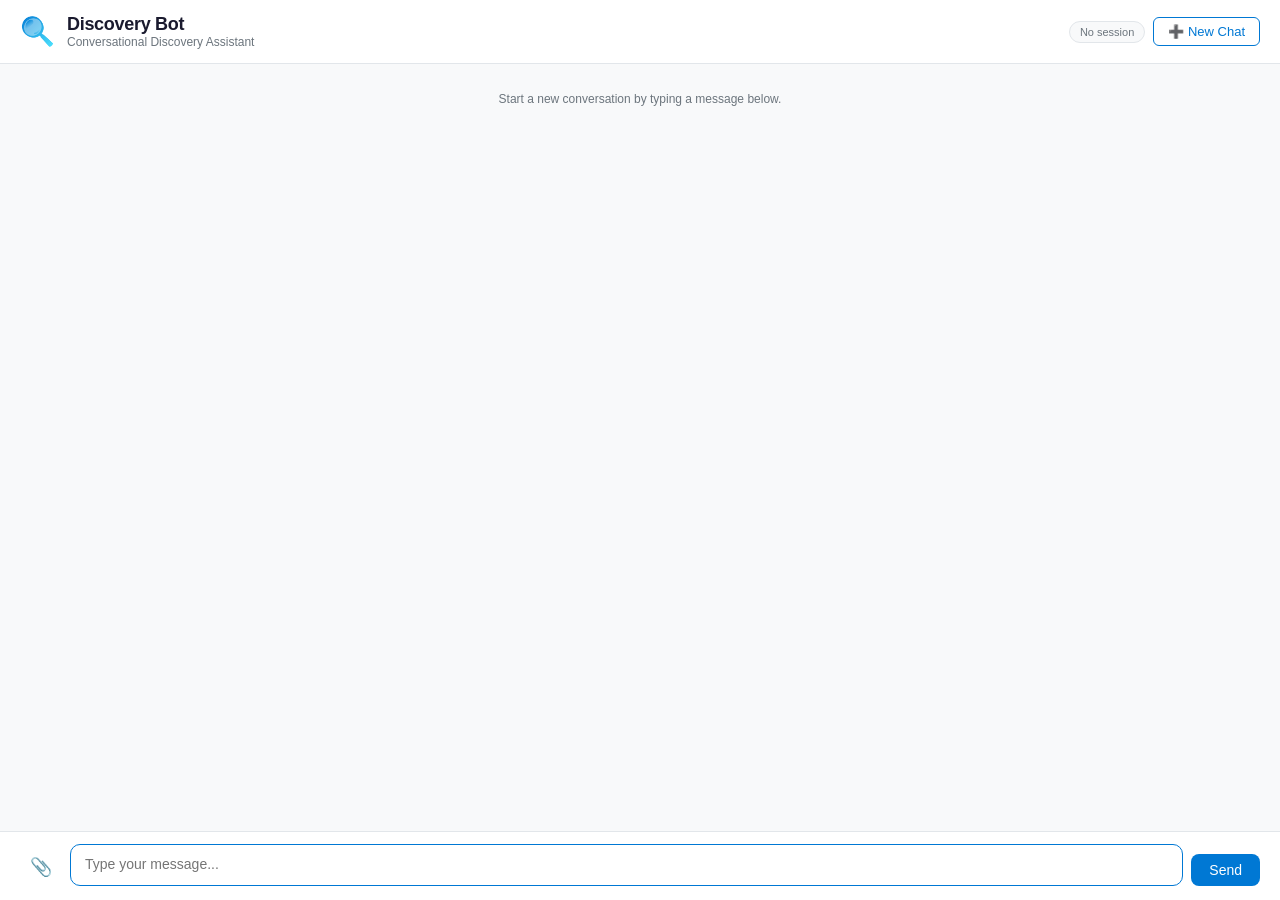
<file: web/index.html>
<!DOCTYPE html>
<html lang="en">
<head>
    <meta charset="UTF-8">
    <meta name="viewport" content="width=device-width, initial-scale=1.0">
    <title>Discovery Bot</title>
    <style>
        :root {
            --bg: #f8f9fa;
            --surface: #ffffff;
            --border: #e2e6ea;
            --text: #1a1a2e;
            --text-light: #6c757d;
            --accent: #0078d4;
            --accent-hover: #106ebe;
            --user-bubble: #0078d4;
            --user-text: #ffffff;
            --bot-bubble: #f0f2f5;
            --bot-text: #1a1a2e;
            --danger: #d13438;
            --success: #107c10;
        }

        * { margin: 0; padding: 0; box-sizing: border-box; }

        body {
            font-family: 'Segoe UI', -apple-system, BlinkMacSystemFont, sans-serif;
            background: var(--bg);
            color: var(--text);
            height: 100vh;
            display: flex;
            flex-direction: column;
        }

        /* ============================================================= */
        /* Header                                                         */
        /* ============================================================= */
        .header {
            background: var(--surface);
            border-bottom: 1px solid var(--border);
            padding: 14px 20px;
            display: flex;
            align-items: center;
            gap: 12px;
            flex-shrink: 0;
        }
        .header .icon {
            font-size: 28px;
            background: linear-gradient(135deg, #0078d4 0%, #50e6ff 100%);
            -webkit-background-clip: text;
            -webkit-text-fill-color: transparent;
        }
        .header h1 {
            font-size: 18px;
            font-weight: 600;
            letter-spacing: -0.3px;
        }
        .header .subtitle {
            font-size: 12px;
            color: var(--text-light);
        }
        .header-actions {
            margin-left: auto;
            display: flex;
            align-items: center;
            gap: 8px;
        }
        .session-indicator {
            font-size: 11px;
            color: var(--text-light);
            padding: 4px 10px;
            border-radius: 12px;
            background: var(--bg);
            border: 1px solid var(--border);
            white-space: nowrap;
        }
        .session-indicator.active {
            color: var(--success);
            border-color: #c8e6c9;
            background: #e8f5e9;
        }
        .btn-new-chat {
            display: flex;
            align-items: center;
            gap: 5px;
            padding: 6px 14px;
            font-size: 13px;
            font-weight: 500;
            color: var(--accent);
            background: transparent;
            border: 1px solid var(--accent);
            border-radius: 6px;
            cursor: pointer;
            transition: all 0.15s ease;
        }
        .btn-new-chat:hover {
            background: var(--accent);
            color: #fff;
        }

        /* ============================================================= */
        /* Chat area                                                      */
        /* ============================================================= */
        .chat-container {
            flex: 1;
            overflow-y: auto;
            padding: 20px;
            display: flex;
            flex-direction: column;
            gap: 16px;
            scroll-behavior: smooth;
        }

        /* Loading overlay shown while history is being fetched */
        .history-loading {
            display: flex;
            flex-direction: column;
            align-items: center;
            justify-content: center;
            gap: 10px;
            padding: 40px 20px;
            color: var(--text-light);
            font-size: 14px;
        }
        .history-loading .spinner {
            width: 28px;
            height: 28px;
            border: 3px solid var(--border);
            border-top-color: var(--accent);
            border-radius: 50%;
            animation: spin 0.8s linear infinite;
        }
        @keyframes spin {
            to { transform: rotate(360deg); }
        }

        /* Messages */
        .message {
            display: flex;
            gap: 10px;
            max-width: 80%;
            animation: fadeIn 0.25s ease;
        }
        .message.user {
            align-self: flex-end;
            flex-direction: row-reverse;
        }
        .message.bot {
            align-self: flex-start;
        }
        .message.system {
            align-self: center;
            max-width: 90%;
        }
        .avatar {
            width: 32px;
            height: 32px;
            border-radius: 50%;
            display: flex;
            align-items: center;
            justify-content: center;
            font-size: 16px;
            flex-shrink: 0;
            background: var(--bg);
        }
        .bubble {
            padding: 10px 14px;
            border-radius: 14px;
            font-size: 14px;
            line-height: 1.5;
            word-wrap: break-word;
            white-space: pre-wrap;
        }
        .user .bubble {
            background: var(--user-bubble);
            color: var(--user-text);
            border-bottom-right-radius: 4px;
        }
        .bot .bubble {
            background: var(--bot-bubble);
            color: var(--bot-text);
            border: 1px solid var(--border);
            border-bottom-left-radius: 4px;
        }
        .system .bubble {
            background: transparent;
            color: var(--text-light);
            font-size: 12px;
            text-align: center;
            padding: 6px 12px;
        }

        /* Typing indicator */
        .typing-indicator {
            display: none;
            align-self: flex-start;
            gap: 10px;
            padding: 0 20px 10px;
        }
        .typing-indicator.visible { display: flex; }
        .dots span {
            display: inline-block;
            width: 7px;
            height: 7px;
            background: var(--text-light);
            border-radius: 50%;
            animation: bounce 1.4s infinite ease-in-out;
        }
        .dots span:nth-child(2) { animation-delay: 0.16s; }
        .dots span:nth-child(3) { animation-delay: 0.32s; }

        /* Knowledge badge */
        .knowledge-badge {
            display: inline-block;
            background: #e8f4e8;
            color: var(--success);
            font-size: 11px;
            padding: 2px 8px;
            border-radius: 10px;
            margin-top: 6px;
        }

        /* ============================================================= */
        /* Input area                                                     */
        /* ============================================================= */
        .input-area {
            background: var(--surface);
            border-top: 1px solid var(--border);
            padding: 12px 20px 14px;
            flex-shrink: 0;
        }
        .file-preview {
            display: none;
            align-items: center;
            gap: 6px;
            font-size: 13px;
            color: var(--accent);
            padding: 6px 10px;
            margin-bottom: 8px;
            background: #e8f0fe;
            border-radius: 8px;
        }
        .file-preview.visible { display: flex; }
        .file-preview .remove {
            cursor: pointer;
            color: var(--text-light);
            margin-left: auto;
        }
        .input-row {
            display: flex;
            align-items: flex-end;
            gap: 8px;
        }
        .btn {
            border: none;
            border-radius: 8px;
            cursor: pointer;
            font-size: 14px;
            transition: all 0.15s ease;
        }
        .btn-upload {
            padding: 8px 10px;
            background: transparent;
            font-size: 18px;
        }
        .btn-primary {
            padding: 8px 18px;
            background: var(--accent);
            color: #fff;
            font-weight: 500;
        }
        .btn-primary:hover { background: var(--accent-hover); }
        .btn-primary:disabled { opacity: 0.5; cursor: default; }
        .file-input { display: none; }
        textarea {
            flex: 1;
            resize: none;
            border: 1px solid var(--border);
            border-radius: 10px;
            padding: 10px 14px;
            font-family: inherit;
            font-size: 14px;
            line-height: 1.4;
            max-height: 120px;
            outline: none;
            transition: border 0.15s ease;
        }
        textarea:focus { border-color: var(--accent); }

        @keyframes fadeIn {
            from { opacity: 0; transform: translateY(8px); }
            to   { opacity: 1; transform: translateY(0); }
        }
        @keyframes bounce {
            0%, 80%, 100% { transform: translateY(0); }
            40%            { transform: translateY(-6px); }
        }
    </style>
</head>
<body>

    <!-- ============================================================= -->
    <!-- Header with session indicator + new chat button                -->
    <!-- ============================================================= -->
    <div class="header">
        <span class="icon">&#x1F50D;</span>
        <div>
            <h1>Discovery Bot</h1>
            <div class="subtitle">Conversational Discovery Assistant</div>
        </div>
        <div class="header-actions">
            <span class="session-indicator" id="sessionIndicator">No session</span>
            <button class="btn-new-chat" id="newChatBtn" onclick="startNewConversation()" title="Start a fresh conversation">
                &#x2795; New Chat
            </button>
        </div>
    </div>

    <!-- ============================================================= -->
    <!-- Chat container                                                 -->
    <!-- ============================================================= -->
    <div class="chat-container" id="chatContainer">
        <!-- Messages render here -->
    </div>

    <div class="typing-indicator" id="typingIndicator">
        <div class="avatar" style="background:#e8e8e8;">&#x1F916;</div>
        <div class="bubble" style="background:var(--bot-bubble);border:1px solid var(--border);padding:12px 16px;border-radius:12px;">
            <div class="dots"><span></span> <span></span> <span></span></div>
        </div>
    </div>

    <!-- ============================================================= -->
    <!-- Input area                                                     -->
    <!-- ============================================================= -->
    <div class="input-area">
        <div class="file-preview" id="filePreview">
            <span>&#x1F4CE;</span>
            <span id="fileName"></span>
            <span class="remove" onclick="clearFile()">&#x2715;</span>
        </div>
        <div class="input-row">
            <button class="btn btn-upload"
                    onclick="document.getElementById('fileInput').click()"
                    title="Upload file">&#x1F4CE;</button>
            <input type="file" class="file-input" id="fileInput"
                   accept=".pdf,.docx,.xlsx,.txt,.csv,.png,.jpg,.jpeg"
                   onchange="handleFileSelect(this)">
            <textarea id="messageInput" placeholder="Type your message..." rows="1"
                      onkeydown="handleKeyDown(event)" oninput="autoResize(this)"></textarea>
            <button class="btn btn-primary" id="sendBtn" onclick="sendMessage()">Send</button>
        </div>
    </div>

    <script>
        // =================================================================
        // Configuration
        // =================================================================
        const STORAGE_PREFIX = 'discovery-bot-';

        const CONFIG = {
            apiBase: window.API_ENDPOINT || 'https://discdev-func-3xr5ve.azurewebsites.net',
            apiKey: window.API_KEY || 'VxOdrb12vGGjbYLIt7CQ7Jc6BsbyavW-dZejQhvVqo9dAzFumvoeQw==', // Conversation function key
            // Restore userId or generate a new stable one
            userId: localStorage.getItem(STORAGE_PREFIX + 'userId')
                    || 'web-user-' + crypto.randomUUID().slice(0, 12),
            contextId: null,
        };

        // Persist userId immediately so it survives refreshes
        localStorage.setItem(STORAGE_PREFIX + 'userId', CONFIG.userId);

        // Parse optional context from URL: ?context=my-context-id
        const urlParams = new URLSearchParams(window.location.search);
        if (urlParams.has('context')) CONFIG.contextId = urlParams.get('context');

        // =================================================================
        // Session State (persisted to localStorage)
        // =================================================================
        let threadId  = localStorage.getItem(STORAGE_PREFIX + 'threadId') || null;
        let pendingFile  = null;
        let isProcessing = false;

        updateSessionIndicator();

        // =================================================================
        // Page Load — restore conversation history if we have a thread
        // =================================================================
        (async function init() {
            if (threadId) {
                await loadConversationHistory(threadId);
            } else {
                appendSystemMessage('Start a new conversation by typing a message below.');
            }
            document.getElementById('messageInput').focus();
        })();

        // =================================================================
        // Load history from backend
        // =================================================================
        async function loadConversationHistory(tid) {
            const container = document.getElementById('chatContainer');

            // Show loading state
            container.innerHTML = '';
            const loader = document.createElement('div');
            loader.className = 'history-loading';
            loader.innerHTML = '<div class="spinner"></div><span>Restoring conversation&hellip;</span>';
            container.appendChild(loader);

            try {
                const baseUrl = CONFIG.apiKey
                    ? `${CONFIG.apiBase}/api/conversation/${tid}/messages?code=${CONFIG.apiKey}`
                    : `${CONFIG.apiBase}/api/conversation/${tid}/messages`;

                const res = await fetch(
                    `${baseUrl}&userId=${encodeURIComponent(CONFIG.userId)}`
                );

                if (!res.ok) {
                    // Thread may have been deleted or expired — start fresh
                    console.warn('Could not load thread', tid, res.status);
                    clearSession();
                    container.innerHTML = '';
                    appendSystemMessage('Previous session could not be restored. Starting fresh.');
                    return;
                }

                const data = await res.json();
                container.innerHTML = ''; // remove loader

                if (!data.messages || data.messages.length === 0) {
                    appendSystemMessage('Session restored — no prior messages found.');
                    return;
                }

                // Render each historical message
                // Expected shape: { messages: [{ role: 'user'|'assistant', content: '...' }, ...] }
                for (const msg of data.messages) {
                    const role = msg.role === 'assistant' ? 'bot' : 'user';
                    appendMessage(role, msg.content, null, /* animate */ false);
                }

                appendSystemMessage('Session restored. You can continue where you left off.');
                container.scrollTop = container.scrollHeight;

            } catch (err) {
                console.error('Failed to load history:', err);
                container.innerHTML = '';
                appendSystemMessage('Could not connect to server. You can still start chatting.');
            }
        }

        // =================================================================
        // Chat — send message
        // =================================================================
        async function sendMessage() {
            const input   = document.getElementById('messageInput');
            const message = input.value.trim();
            if (!message && !pendingFile) return;
            if (isProcessing) return;

            isProcessing = true;
            document.getElementById('sendBtn').disabled = true;

            if (message) {
                appendMessage('user', message);
                input.value = '';
                autoResize(input);
            }

            // Upload file first if present
            if (pendingFile) {
                appendMessage('user', '\u{1F4CE} Uploaded: ' + pendingFile.name);
                await uploadFile(pendingFile);
                clearFile();
            }

            showTyping(true);

            try {
                const url = CONFIG.apiKey
                    ? `${CONFIG.apiBase}/api/conversation?code=${CONFIG.apiKey}`
                    : `${CONFIG.apiBase}/api/conversation`;

                const response = await fetch(url, {
                    method: 'POST',
                    headers: { 'Content-Type': 'application/json' },
                    body: JSON.stringify({
                        userId:    CONFIG.userId,
                        message:   message || 'I just uploaded a file. Please review it.',
                        threadId:  threadId,
                        contextId: CONFIG.contextId,
                    }),
                });

                const data = await response.json();

                // ── Persist threadId ── (handle both cases for backward compatibility)
                threadId = data.ThreadId || data.threadId;
                localStorage.setItem(STORAGE_PREFIX + 'threadId', threadId);
                updateSessionIndicator();

                showTyping(false);
                const responseText = data.Response || data.response || JSON.stringify(data);
                const knowledgeIds = data.ExtractedKnowledgeIds || data.extractedKnowledgeIds;
                appendMessage('bot', responseText, knowledgeIds);

            } catch (err) {
                showTyping(false);
                appendMessage('bot', 'Sorry, something went wrong. Please try again.');
                console.error('Chat error:', err);
            }

            isProcessing = false;
            document.getElementById('sendBtn').disabled = false;
            input.focus();
        }

        // =================================================================
        // File upload
        // =================================================================
        async function uploadFile(file) {
            const formData = new FormData();
            formData.append('file', file);
            formData.append('threadId', threadId || '');
            formData.append('userId', CONFIG.userId);

            try {
                const url = CONFIG.apiKey
                    ? `${CONFIG.apiBase}/api/upload?code=${CONFIG.apiKey}`
                    : `${CONFIG.apiBase}/api/upload`;

                const response = await fetch(url, {
                    method: 'POST',
                    body: formData,
                });
                const result = await response.json();

                if (result.isQuestionnaire) {
                    appendMessage('bot',
                        'I\'ve detected that "' + result.fileName + '" is a questionnaire. ' +
                        'I can guide you through it conversationally \u2014 shall we begin?');
                }

                // If the upload created/confirmed a threadId, persist it (handle both cases)
                if (result.ThreadId || result.threadId) {
                    threadId = result.ThreadId || result.threadId;
                    localStorage.setItem(STORAGE_PREFIX + 'threadId', threadId);
                    updateSessionIndicator();
                }

                return result;
            } catch (err) {
                console.error('Upload error:', err);
            }
        }

        // =================================================================
        // New conversation
        // =================================================================
        function startNewConversation() {
            if (threadId && !confirm('Start a new conversation? Your previous session is saved and can be accessed from the backend.')) {
                return;
            }
            clearSession();
            document.getElementById('chatContainer').innerHTML = '';
            appendSystemMessage('New conversation started.');
            document.getElementById('messageInput').focus();
        }

        function clearSession() {
            threadId = null;
            localStorage.removeItem(STORAGE_PREFIX + 'threadId');
            updateSessionIndicator();
        }

        // =================================================================
        // Session indicator
        // =================================================================
        function updateSessionIndicator() {
            const el = document.getElementById('sessionIndicator');
            if (threadId) {
                const shortId = threadId.slice(0, 8);
                el.textContent = '\u{2705} Session ' + shortId;
                el.classList.add('active');
            } else {
                el.textContent = 'No session';
                el.classList.remove('active');
            }
        }

        // =================================================================
        // UI Helpers
        // =================================================================
        function appendMessage(role, text, knowledgeIds, animate = true) {
            const container = document.getElementById('chatContainer');
            const msg = document.createElement('div');
            msg.className = 'message ' + role;
            if (!animate) msg.style.animation = 'none';

            const avatar = role === 'user' ? '\u{1F464}' : '\u{1F916}';
            let badgeHtml = '';
            if (knowledgeIds && knowledgeIds.length > 0) {
                badgeHtml = '<div class="knowledge-badge">\u2713 ' + knowledgeIds.length + ' insight(s) captured</div>';
            }

            msg.innerHTML =
                '<div class="avatar">' + avatar + '</div>' +
                '<div>' +
                '  <div class="bubble">' + escapeHtml(text) + '</div>' +
                   badgeHtml +
                '</div>';

            container.appendChild(msg);
            container.scrollTop = container.scrollHeight;
        }

        function appendSystemMessage(text) {
            const container = document.getElementById('chatContainer');
            const msg = document.createElement('div');
            msg.className = 'message system';
            msg.innerHTML = '<div class="bubble">' + escapeHtml(text) + '</div>';
            container.appendChild(msg);
        }

        function showTyping(show) {
            document.getElementById('typingIndicator').classList.toggle('visible', show);
        }

        function handleFileSelect(input) {
            if (input.files.length > 0) {
                pendingFile = input.files[0];
                document.getElementById('fileName').textContent = pendingFile.name;
                document.getElementById('filePreview').classList.add('visible');
            }
        }

        function clearFile() {
            pendingFile = null;
            document.getElementById('fileInput').value = '';
            document.getElementById('filePreview').classList.remove('visible');
        }

        function handleKeyDown(e) {
            if (e.key === 'Enter' && !e.shiftKey) {
                e.preventDefault();
                sendMessage();
            }
        }

        function autoResize(el) {
            el.style.height = 'auto';
            el.style.height = Math.min(el.scrollHeight, 120) + 'px';
        }

        function escapeHtml(text) {
            const div = document.createElement('div');
            div.textContent = text;
            return div.innerHTML;
        }
    </script>
</body>
</html>
</file>
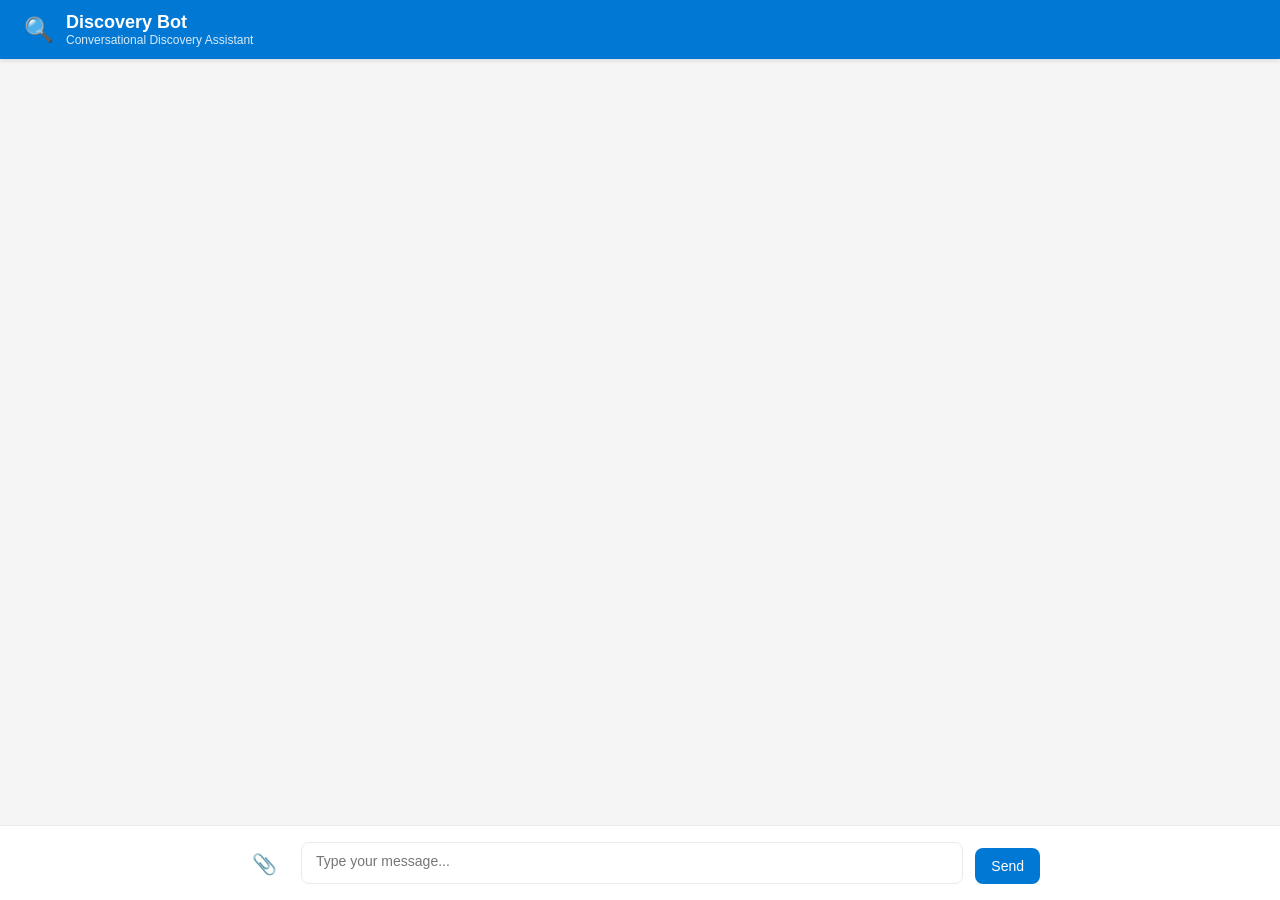
<file: src/WebChat/index.html>
<!DOCTYPE html>
<html lang="en">
<head>
    <meta charset="UTF-8">
    <meta name="viewport" content="width=device-width, initial-scale=1.0">
    <title>Discovery Bot</title>
    <style>
        :root {
            --primary: #0078d4;
            --primary-dark: #005a9e;
            --bg: #f5f5f5;
            --surface: #ffffff;
            --text: #323130;
            --text-light: #605e5c;
            --border: #edebe9;
            --user-bubble: #e1f0ff;
            --bot-bubble: #ffffff;
        }

        * { margin: 0; padding: 0; box-sizing: border-box; }
        
        body {
            font-family: 'Segoe UI', -apple-system, BlinkMacSystemFont, sans-serif;
            background: var(--bg);
            color: var(--text);
            height: 100vh;
            display: flex;
            flex-direction: column;
        }

        /* Header */
        .header {
            background: var(--primary);
            color: white;
            padding: 12px 24px;
            display: flex;
            align-items: center;
            gap: 12px;
            box-shadow: 0 2px 4px rgba(0,0,0,0.1);
        }
        .header .icon { font-size: 24px; }
        .header h1 { font-size: 18px; font-weight: 600; }
        .header .subtitle { font-size: 12px; opacity: 0.85; }

        /* Chat area */
        .chat-container {
            flex: 1;
            overflow-y: auto;
            padding: 24px;
            display: flex;
            flex-direction: column;
            gap: 16px;
        }

        .message {
            max-width: 720px;
            display: flex;
            gap: 12px;
            animation: fadeIn 0.3s ease;
        }
        .message.user { align-self: flex-end; flex-direction: row-reverse; }
        .message.bot { align-self: flex-start; }

        .message .avatar {
            width: 36px;
            height: 36px;
            border-radius: 50%;
            display: flex;
            align-items: center;
            justify-content: center;
            font-size: 16px;
            flex-shrink: 0;
        }
        .message.user .avatar { background: var(--primary); color: white; }
        .message.bot .avatar { background: #e8e8e8; }

        .message .bubble {
            padding: 12px 16px;
            border-radius: 12px;
            line-height: 1.5;
            font-size: 14px;
            white-space: pre-wrap;
        }
        .message.user .bubble {
            background: var(--user-bubble);
            border-bottom-right-radius: 4px;
        }
        .message.bot .bubble {
            background: var(--bot-bubble);
            border: 1px solid var(--border);
            border-bottom-left-radius: 4px;
        }

        .typing-indicator {
            display: none;
            align-self: flex-start;
            gap: 12px;
        }
        .typing-indicator.visible { display: flex; }
        .typing-indicator .dots span {
            display: inline-block;
            width: 8px; height: 8px;
            border-radius: 50%;
            background: var(--text-light);
            animation: bounce 1.4s infinite;
        }
        .typing-indicator .dots span:nth-child(2) { animation-delay: 0.2s; }
        .typing-indicator .dots span:nth-child(3) { animation-delay: 0.4s; }

        /* Input area */
        .input-area {
            background: var(--surface);
            border-top: 1px solid var(--border);
            padding: 16px 24px;
        }
        .input-row {
            display: flex;
            gap: 12px;
            align-items: flex-end;
            max-width: 800px;
            margin: 0 auto;
        }
        .input-row textarea {
            flex: 1;
            border: 1px solid var(--border);
            border-radius: 8px;
            padding: 10px 14px;
            font-family: inherit;
            font-size: 14px;
            resize: none;
            min-height: 42px;
            max-height: 120px;
            outline: none;
            transition: border-color 0.2s;
        }
        .input-row textarea:focus { border-color: var(--primary); }

        .btn {
            border: none;
            border-radius: 8px;
            padding: 10px 16px;
            font-size: 14px;
            cursor: pointer;
            font-family: inherit;
            transition: background 0.2s;
        }
        .btn-primary {
            background: var(--primary);
            color: white;
        }
        .btn-primary:hover { background: var(--primary-dark); }
        .btn-primary:disabled { opacity: 0.5; cursor: not-allowed; }

        .btn-upload {
            background: transparent;
            color: var(--text-light);
            font-size: 20px;
            padding: 8px 12px;
        }
        .btn-upload:hover { color: var(--primary); }

        .file-input { display: none; }

        /* File preview */
        .file-preview {
            display: none;
            background: #faf9f8;
            border: 1px solid var(--border);
            border-radius: 8px;
            padding: 8px 12px;
            margin-bottom: 8px;
            font-size: 13px;
            align-items: center;
            gap: 8px;
            max-width: 800px;
            margin-left: auto;
            margin-right: auto;
        }
        .file-preview.visible { display: flex; }
        .file-preview .remove {
            cursor: pointer;
            color: var(--text-light);
            margin-left: auto;
        }

        /* Knowledge badge */
        .knowledge-badge {
            display: inline-block;
            background: #e8f4e8;
            color: #107c10;
            font-size: 11px;
            padding: 2px 8px;
            border-radius: 10px;
            margin-top: 6px;
        }

        @keyframes fadeIn {
            from { opacity: 0; transform: translateY(8px); }
            to { opacity: 1; transform: translateY(0); }
        }
        @keyframes bounce {
            0%, 80%, 100% { transform: translateY(0); }
            40% { transform: translateY(-6px); }
        }
    </style>
</head>
<body>
    <div class="header">
        <span class="icon">🔍</span>
        <div>
            <h1>Discovery Bot</h1>
            <div class="subtitle">Conversational Discovery Assistant</div>
        </div>
    </div>

    <div class="chat-container" id="chatContainer">
        <!-- Messages render here -->
    </div>

    <div class="typing-indicator" id="typingIndicator">
        <div class="avatar" style="background:#e8e8e8;">🤖</div>
        <div class="bubble" style="background:var(--bot-bubble);border:1px solid var(--border);padding:12px 16px;border-radius:12px;">
            <div class="dots"><span></span> <span></span> <span></span></div>
        </div>
    </div>

    <div class="input-area">
        <div class="file-preview" id="filePreview">
            <span>📎</span>
            <span id="fileName"></span>
            <span class="remove" onclick="clearFile()">✕</span>
        </div>
        <div class="input-row">
            <button class="btn btn-upload" onclick="document.getElementById('fileInput').click()" title="Upload file">📎</button>
            <input type="file" class="file-input" id="fileInput" 
                   accept=".pdf,.docx,.xlsx,.txt,.csv,.png,.jpg,.jpeg"
                   onchange="handleFileSelect(this)">
            <textarea id="messageInput" placeholder="Type your message..." rows="1"
                      onkeydown="handleKeyDown(event)" oninput="autoResize(this)"></textarea>
            <button class="btn btn-primary" id="sendBtn" onclick="sendMessage()">Send</button>
        </div>
    </div>

    <script>
        // =====================================================================
        // Configuration — update these for your deployment
        // =====================================================================
        const CONFIG = {
            apiBase: window.location.origin, // Same origin in production
            userId: 'web-user-' + Math.random().toString(36).substr(2, 9),
            contextId: null, // Set via URL param or admin config
        };

        // Parse context from URL: ?context=my-context-id
        const urlParams = new URLSearchParams(window.location.search);
        if (urlParams.has('context')) CONFIG.contextId = urlParams.get('context');

        // =====================================================================
        // State
        // =====================================================================
        let threadId = null;
        let pendingFile = null;
        let isProcessing = false;

        // =====================================================================
        // Chat Functions
        // =====================================================================

        async function sendMessage() {
            const input = document.getElementById('messageInput');
            const message = input.value.trim();
            if (!message && !pendingFile) return;
            if (isProcessing) return;

            isProcessing = true;
            document.getElementById('sendBtn').disabled = true;

            // Show user message
            if (message) {
                appendMessage('user', message);
                input.value = '';
                autoResize(input);
            }

            // Upload file first if present
            if (pendingFile) {
                appendMessage('user', `📎 Uploaded: ${pendingFile.name}`);
                await uploadFile(pendingFile);
                clearFile();
            }

            // Show typing indicator
            showTyping(true);

            try {
                const response = await fetch(`${CONFIG.apiBase}/api/conversation`, {
                    method: 'POST',
                    headers: { 'Content-Type': 'application/json' },
                    body: JSON.stringify({
                        userId: CONFIG.userId,
                        message: message || 'I just uploaded a file. Please review it.',
                        threadId: threadId,
                        contextId: CONFIG.contextId,
                    }),
                });

                const data = await response.json();
                threadId = data.threadId;

                showTyping(false);
                appendMessage('bot', data.response, data.extractedKnowledgeIds);

            } catch (err) {
                showTyping(false);
                appendMessage('bot', 'Sorry, something went wrong. Please try again.');
                console.error('Chat error:', err);
            }

            isProcessing = false;
            document.getElementById('sendBtn').disabled = false;
            input.focus();
        }

        async function uploadFile(file) {
            const formData = new FormData();
            formData.append('file', file);
            formData.append('threadId', threadId || '');
            formData.append('userId', CONFIG.userId);

            try {
                const response = await fetch(`${CONFIG.apiBase}/api/upload`, {
                    method: 'POST',
                    body: formData,
                });
                const result = await response.json();

                if (result.isQuestionnaire) {
                    appendMessage('bot',
                        `I've detected that "${result.fileName}" is a questionnaire. ` +
                        `I can guide you through it conversationally — shall we begin?`);
                }

                return result;
            } catch (err) {
                console.error('Upload error:', err);
            }
        }

        // =====================================================================
        // UI Helpers
        // =====================================================================

        function appendMessage(role, text, knowledgeIds) {
            const container = document.getElementById('chatContainer');
            const msg = document.createElement('div');
            msg.className = `message ${role}`;

            const avatar = role === 'user' ? '👤' : '🤖';
            let badgeHtml = '';
            if (knowledgeIds && knowledgeIds.length > 0) {
                badgeHtml = `<div class="knowledge-badge">✓ ${knowledgeIds.length} insight(s) captured</div>`;
            }

            msg.innerHTML = `
                <div class="avatar">${avatar}</div>
                <div>
                    <div class="bubble">${escapeHtml(text)}</div>
                    ${badgeHtml}
                </div>
            `;
            container.appendChild(msg);
            container.scrollTop = container.scrollHeight;
        }

        function showTyping(show) {
            document.getElementById('typingIndicator').classList.toggle('visible', show);
        }

        function handleFileSelect(input) {
            if (input.files.length > 0) {
                pendingFile = input.files[0];
                document.getElementById('fileName').textContent = pendingFile.name;
                document.getElementById('filePreview').classList.add('visible');
            }
        }

        function clearFile() {
            pendingFile = null;
            document.getElementById('fileInput').value = '';
            document.getElementById('filePreview').classList.remove('visible');
        }

        function handleKeyDown(e) {
            if (e.key === 'Enter' && !e.shiftKey) {
                e.preventDefault();
                sendMessage();
            }
        }

        function autoResize(el) {
            el.style.height = 'auto';
            el.style.height = Math.min(el.scrollHeight, 120) + 'px';
        }

        function escapeHtml(text) {
            const div = document.createElement('div');
            div.textContent = text;
            return div.innerHTML;
        }
    </script>
</body>
</html>
</file>
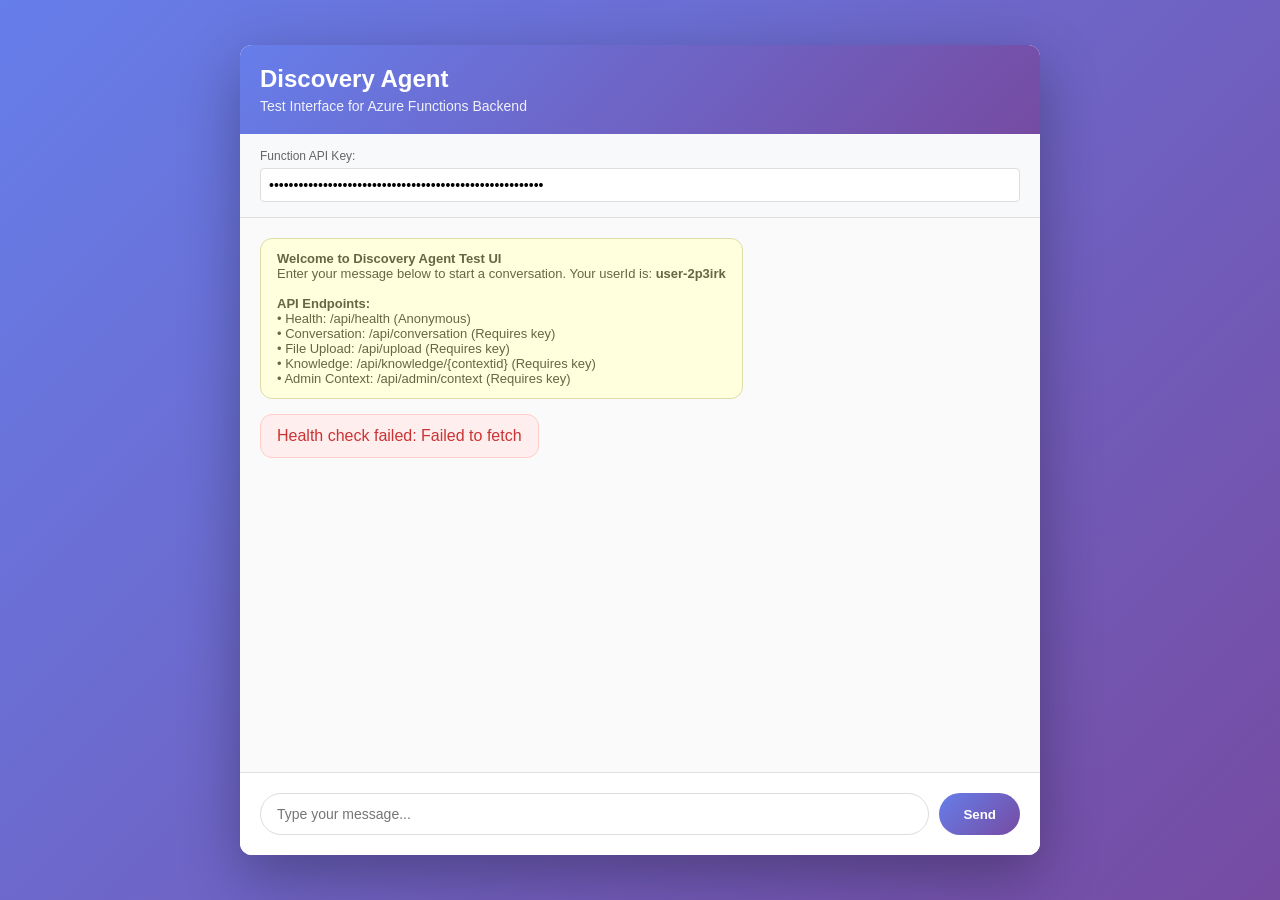
<file: test-ui.html>
<!DOCTYPE html>
<html lang="en">
<head>
    <meta charset="UTF-8">
    <meta name="viewport" content="width=device-width, initial-scale=1.0">
    <title>Discovery Agent - Test UI</title>
    <style>
        * {
            margin: 0;
            padding: 0;
            box-sizing: border-box;
        }

        body {
            font-family: -apple-system, BlinkMacSystemFont, 'Segoe UI', Roboto, Oxygen, Ubuntu, Cantarell, sans-serif;
            background: linear-gradient(135deg, #667eea 0%, #764ba2 100%);
            height: 100vh;
            display: flex;
            justify-content: center;
            align-items: center;
            padding: 20px;
        }

        .container {
            background: white;
            border-radius: 12px;
            box-shadow: 0 20px 60px rgba(0,0,0,0.3);
            width: 100%;
            max-width: 800px;
            height: 90vh;
            display: flex;
            flex-direction: column;
        }

        .header {
            background: linear-gradient(135deg, #667eea 0%, #764ba2 100%);
            color: white;
            padding: 20px;
            border-radius: 12px 12px 0 0;
        }

        .header h1 {
            font-size: 24px;
            margin-bottom: 5px;
        }

        .header p {
            opacity: 0.9;
            font-size: 14px;
        }

        .config-section {
            padding: 15px 20px;
            background: #f8f9fa;
            border-bottom: 1px solid #e0e0e0;
        }

        .config-section label {
            display: block;
            font-size: 12px;
            color: #666;
            margin-bottom: 5px;
        }

        .config-section input {
            width: 100%;
            padding: 8px;
            border: 1px solid #ddd;
            border-radius: 4px;
            font-size: 14px;
        }

        .chat-area {
            flex: 1;
            overflow-y: auto;
            padding: 20px;
            background: #fafafa;
        }

        .message {
            margin-bottom: 15px;
            display: flex;
            gap: 10px;
        }

        .message.user {
            flex-direction: row-reverse;
        }

        .message-content {
            max-width: 70%;
            padding: 12px 16px;
            border-radius: 12px;
            word-wrap: break-word;
        }

        .message.user .message-content {
            background: linear-gradient(135deg, #667eea 0%, #764ba2 100%);
            color: white;
        }

        .message.agent .message-content {
            background: white;
            border: 1px solid #e0e0e0;
            color: #333;
        }

        .message.error .message-content {
            background: #fee;
            border: 1px solid #fcc;
            color: #c33;
        }

        .message.system .message-content {
            background: #ffd;
            border: 1px solid #dda;
            color: #664;
            max-width: 100%;
            font-size: 13px;
        }

        .input-area {
            padding: 20px;
            background: white;
            border-top: 1px solid #e0e0e0;
            border-radius: 0 0 12px 12px;
        }

        .input-wrapper {
            display: flex;
            gap: 10px;
        }

        #messageInput {
            flex: 1;
            padding: 12px 16px;
            border: 1px solid #ddd;
            border-radius: 24px;
            font-size: 14px;
            outline: none;
        }

        #messageInput:focus {
            border-color: #667eea;
        }

        #sendButton {
            padding: 12px 24px;
            background: linear-gradient(135deg, #667eea 0%, #764ba2 100%);
            color: white;
            border: none;
            border-radius: 24px;
            cursor: pointer;
            font-weight: 600;
            transition: transform 0.2s;
        }

        #sendButton:hover {
            transform: scale(1.05);
        }

        #sendButton:disabled {
            opacity: 0.5;
            cursor: not-allowed;
            transform: none;
        }

        .loading {
            display: none;
            padding: 12px 16px;
            color: #666;
            font-style: italic;
        }

        .loading.active {
            display: block;
        }
    </style>
</head>
<body>
    <div class="container">
        <div class="header">
            <h1>Discovery Agent</h1>
            <p>Test Interface for Azure Functions Backend</p>
        </div>

        <div class="config-section">
            <label for="apiKey">Function API Key:</label>
            <input type="password" id="apiKey" value="pgA3mK7ono-cL9-IbQtLeLLWxfQa-UegTwIpjsgo7Z-vAzFuKKQSAw==" placeholder="Enter your function key">
        </div>

        <div class="chat-area" id="chatArea">
            <div class="message system">
                <div class="message-content">
                    <strong>Welcome to Discovery Agent Test UI</strong><br>
                    Enter your message below to start a conversation. Your userId is: <strong id="userIdDisplay"></strong><br>
                    <br>
                    <strong>API Endpoints:</strong><br>
                    • Health: /api/health (Anonymous)<br>
                    • Conversation: /api/conversation (Requires key)<br>
                    • File Upload: /api/upload (Requires key)<br>
                    • Knowledge: /api/knowledge/{contextid} (Requires key)<br>
                    • Admin Context: /api/admin/context (Requires key)
                </div>
            </div>
        </div>

        <div class="input-area">
            <div class="loading" id="loading">Agent is thinking...</div>
            <div class="input-wrapper">
                <input type="text" id="messageInput" placeholder="Type your message..." autocomplete="off">
                <button id="sendButton">Send</button>
            </div>
        </div>
    </div>

    <script>
        const API_BASE = 'https://discdev-func-3xr5ve.azurewebsites.net';
        const userId = 'user-' + Math.random().toString(36).substring(7);
        let threadId = null;

        document.getElementById('userIdDisplay').textContent = userId;

        const chatArea = document.getElementById('chatArea');
        const messageInput = document.getElementById('messageInput');
        const sendButton = document.getElementById('sendButton');
        const loadingIndicator = document.getElementById('loading');
        const apiKeyInput = document.getElementById('apiKey');

        function addMessage(content, type = 'agent') {
            const messageDiv = document.createElement('div');
            messageDiv.className = `message ${type}`;

            const contentDiv = document.createElement('div');
            contentDiv.className = 'message-content';
            contentDiv.textContent = content;

            messageDiv.appendChild(contentDiv);
            chatArea.appendChild(messageDiv);
            chatArea.scrollTop = chatArea.scrollHeight;
        }

        async function sendMessage() {
            const message = messageInput.value.trim();
            if (!message) return;

            const apiKey = apiKeyInput.value.trim();
            if (!apiKey) {
                addMessage('Please enter your Function API Key in the config section above.', 'error');
                return;
            }

            addMessage(message, 'user');
            messageInput.value = '';

            sendButton.disabled = true;
            loadingIndicator.classList.add('active');

            try {
                const response = await fetch(`${API_BASE}/api/conversation?code=${apiKey}`, {
                    method: 'POST',
                    headers: {
                        'Content-Type': 'application/json'
                    },
                    body: JSON.stringify({
                        userId: userId,
                        message: message,
                        threadId: threadId
                    })
                });

                if (!response.ok) {
                    const errorText = await response.text();
                    throw new Error(`HTTP ${response.status}: ${errorText || response.statusText}`);
                }

                const data = await response.json();

                if (data.threadId) {
                    threadId = data.threadId;
                }

                addMessage(data.response || JSON.stringify(data), 'agent');

            } catch (error) {
                console.error('Error:', error);
                addMessage(`Error: ${error.message}`, 'error');
            } finally {
                sendButton.disabled = false;
                loadingIndicator.classList.remove('active');
                messageInput.focus();
            }
        }

        sendButton.addEventListener('click', sendMessage);
        messageInput.addEventListener('keypress', (e) => {
            if (e.key === 'Enter') {
                sendMessage();
            }
        });

        // Test health endpoint on load
        fetch(`${API_BASE}/api/health`)
            .then(response => response.text())
            .then(data => {
                addMessage(`Health check: ${data}`, 'system');
            })
            .catch(error => {
                addMessage(`Health check failed: ${error.message}`, 'error');
            });
    </script>
</body>
</html>
</file>
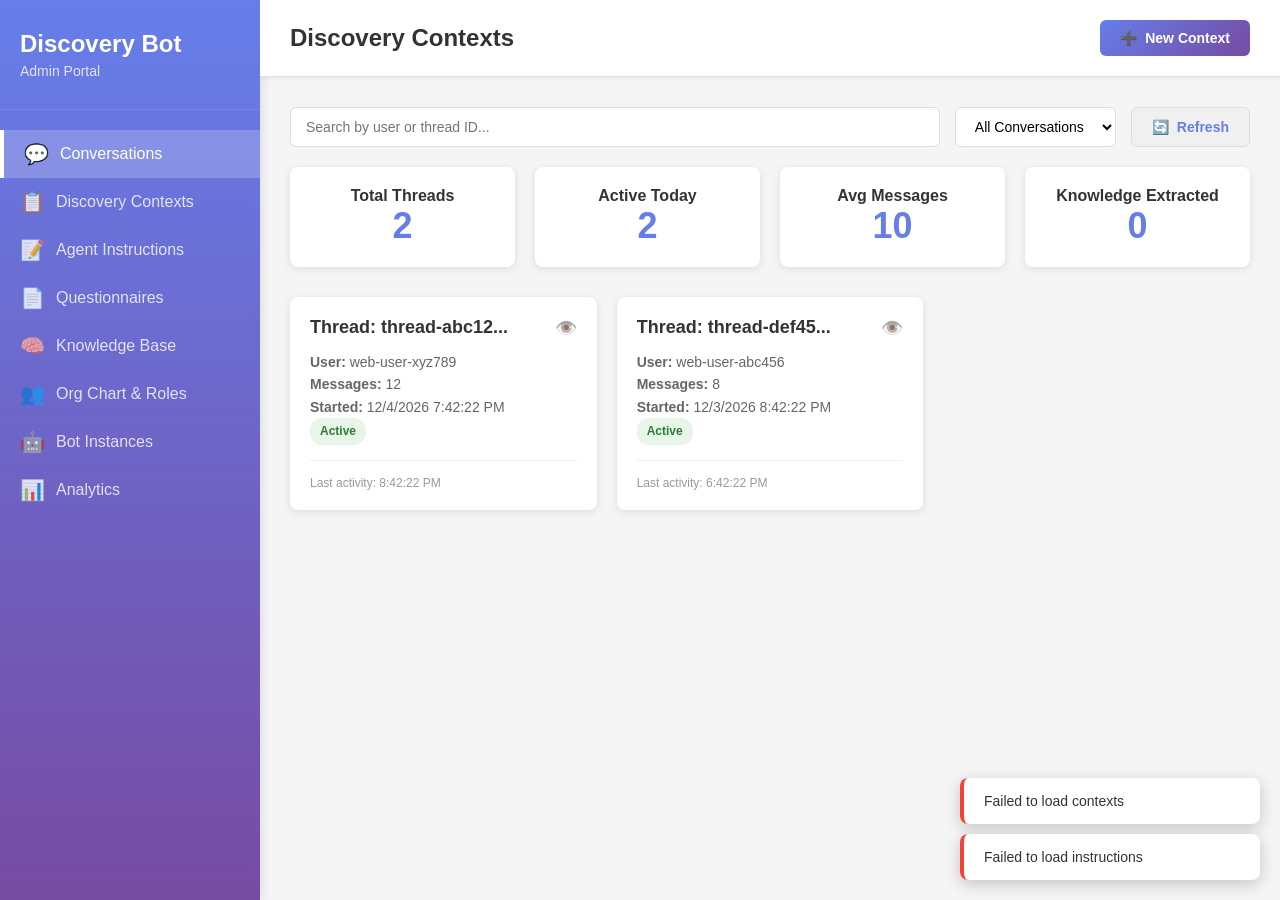
<file: web/admin.html>
<!DOCTYPE html>
<html lang="en">
<head>
    <meta charset="UTF-8">
    <meta name="viewport" content="width=device-width, initial-scale=1.0">
    <title>Discovery Bot Admin</title>
    <link rel="stylesheet" href="admin-styles.css">
</head>
<body>
    <div class="admin-container">
        <!-- Sidebar Navigation -->
        <aside class="sidebar">
            <div class="sidebar-header">
                <h1>Discovery Bot</h1>
                <p>Admin Portal</p>
            </div>
            <nav class="sidebar-nav">
                <a href="#" class="nav-item active" data-section="conversations">
                    <span class="icon">💬</span>
                    <span>Conversations</span>
                </a>
                <a href="#" class="nav-item" data-section="contexts">
                    <span class="icon">📋</span>
                    <span>Discovery Contexts</span>
                </a>
                <a href="#" class="nav-item" data-section="instructions">
                    <span class="icon">📝</span>
                    <span>Agent Instructions</span>
                </a>
                <a href="#" class="nav-item" data-section="questionnaires">
                    <span class="icon">📄</span>
                    <span>Questionnaires</span>
                </a>
                <a href="#" class="nav-item" data-section="knowledge">
                    <span class="icon">🧠</span>
                    <span>Knowledge Base</span>
                </a>
                <a href="#" class="nav-item" data-section="orgchart">
                    <span class="icon">👥</span>
                    <span>Org Chart & Roles</span>
                </a>
                <a href="#" class="nav-item" data-section="instances">
                    <span class="icon">🤖</span>
                    <span>Bot Instances</span>
                </a>
                <a href="#" class="nav-item" data-section="analytics">
                    <span class="icon">📊</span>
                    <span>Analytics</span>
                </a>
            </nav>
        </aside>

        <!-- Main Content Area -->
        <main class="main-content">
            <div class="content-header">
                <h2 id="sectionTitle">Discovery Contexts</h2>
                <div class="header-actions">
                    <button id="primaryAction" class="btn btn-primary">
                        <span class="icon">➕</span> New Context
                    </button>
                </div>
            </div>

            <!-- Conversations Section -->
            <section id="conversations-section" class="content-section active">
                <div class="section-controls">
                    <input type="search" id="conversationSearch" placeholder="Search by user or thread ID..." class="search-input">
                    <select id="conversationFilter" class="filter-select">
                        <option value="all">All Conversations</option>
                        <option value="active">Active (Last 24h)</option>
                        <option value="week">Last Week</option>
                        <option value="month">Last Month</option>
                    </select>
                    <button id="refreshConversations" class="btn btn-secondary">
                        <span class="icon">🔄</span> Refresh
                    </button>
                </div>

                <div class="conversations-stats">
                    <div class="stat-card">
                        <h4>Total Threads</h4>
                        <div class="stat-value" id="totalThreads">0</div>
                    </div>
                    <div class="stat-card">
                        <h4>Active Today</h4>
                        <div class="stat-value" id="activeToday">0</div>
                    </div>
                    <div class="stat-card">
                        <h4>Avg Messages</h4>
                        <div class="stat-value" id="avgMessages">0</div>
                    </div>
                    <div class="stat-card">
                        <h4>Knowledge Extracted</h4>
                        <div class="stat-value" id="totalExtracted">0</div>
                    </div>
                </div>

                <div id="conversationsGrid" class="grid-container">
                    <div class="loading-state">Loading conversations...</div>
                </div>

                <!-- Conversation Viewer Modal -->
                <div id="conversationModal" class="modal">
                    <div class="modal-content modal-large">
                        <div class="modal-header">
                            <h3>Conversation Details</h3>
                            <button class="modal-close" onclick="closeConversationModal()">&times;</button>
                        </div>
                        <div class="modal-body">
                            <div class="conversation-info">
                                <p><strong>Thread ID:</strong> <span id="modalThreadId"></span></p>
                                <p><strong>User ID:</strong> <span id="modalUserId"></span></p>
                                <p><strong>Started:</strong> <span id="modalStartTime"></span></p>
                                <p><strong>Messages:</strong> <span id="modalMessageCount"></span></p>
                            </div>
                            <div class="conversation-messages" id="conversationMessages">
                                <!-- Messages will be loaded here -->
                            </div>
                        </div>
                        <div class="modal-footer">
                            <button class="btn btn-secondary" onclick="closeConversationModal()">Close</button>
                        </div>
                    </div>
                </div>
            </section>

            <!-- Discovery Contexts Section -->
            <section id="contexts-section" class="content-section">
                <div class="section-controls">
                    <input type="search" id="contextSearch" placeholder="Search contexts..." class="search-input">
                    <select id="contextFilter" class="filter-select">
                        <option value="all">All Contexts</option>
                        <option value="active">Active</option>
                        <option value="archived">Archived</option>
                    </select>
                </div>

                <div id="contextsGrid" class="grid-container">
                    <div class="loading-state">Loading contexts...</div>
                </div>

                <!-- Context Editor Modal -->
                <div id="contextModal" class="modal">
                    <div class="modal-content">
                        <div class="modal-header">
                            <h3 id="contextModalTitle">New Discovery Context</h3>
                            <button class="modal-close">&times;</button>
                        </div>
                        <div class="modal-body">
                            <form id="contextForm">
                                <input type="hidden" id="contextId">
                                <div class="form-group">
                                    <label for="contextName">Context Name</label>
                                    <input type="text" id="contextName" required>
                                </div>
                                <div class="form-group">
                                    <label for="contextDescription">Description</label>
                                    <textarea id="contextDescription" rows="3"></textarea>
                                </div>
                                <div class="form-group">
                                    <label for="discoveryMode">Discovery Mode</label>
                                    <select id="discoveryMode">
                                        <option value="open">Open Discovery</option>
                                        <option value="guided">Guided Discovery</option>
                                        <option value="questionnaire">Questionnaire-Based</option>
                                    </select>
                                </div>
                                <div class="form-group">
                                    <label for="discoveryAreas">Discovery Areas (one per line)</label>
                                    <textarea id="discoveryAreas" rows="4" placeholder="Sales Process&#10;Customer Needs&#10;Technical Requirements"></textarea>
                                </div>
                                <div class="form-group">
                                    <label for="keyQuestions">Key Questions (one per line)</label>
                                    <textarea id="keyQuestions" rows="4"></textarea>
                                </div>
                                <div class="form-group">
                                    <label for="agentInstructions">Custom Agent Instructions</label>
                                    <textarea id="agentInstructions" rows="6" placeholder="Additional instructions specific to this context..."></textarea>
                                </div>
                            </form>
                        </div>
                        <div class="modal-footer">
                            <button class="btn btn-secondary" id="cancelContext">Cancel</button>
                            <button class="btn btn-primary" id="saveContext">Save Context</button>
                        </div>
                    </div>
                </div>
            </section>

            <!-- Agent Instructions Section -->
            <section id="instructions-section" class="content-section">
                <div class="editor-toolbar">
                    <button class="btn btn-secondary" id="reloadInstructions">
                        <span class="icon">🔄</span> Reload
                    </button>
                    <button class="btn btn-primary" id="saveInstructions">
                        <span class="icon">💾</span> Save Instructions
                    </button>
                </div>
                <div class="editor-container">
                    <textarea id="instructionsEditor" class="code-editor" spellcheck="false"></textarea>
                </div>
                <div class="editor-info">
                    <small>Editing: config/instructions.md | Changes take effect immediately for new conversations</small>
                </div>
            </section>

            <!-- Questionnaires Section -->
            <section id="questionnaires-section" class="content-section">
                <div class="section-controls">
                    <input type="search" id="questionnaireSearch" placeholder="Search questionnaires..." class="search-input">
                    <div class="upload-area" id="questionnaireUpload">
                        <p>Drop questionnaire files here or click to upload</p>
                        <input type="file" id="questionnaireFileInput" accept=".pdf,.docx,.xlsx,.csv" multiple hidden>
                        <small>Supports PDF, DOCX, XLSX, CSV</small>
                    </div>
                </div>
                <div id="questionnairesGrid" class="grid-container">
                    <div class="loading-state">Loading questionnaires...</div>
                </div>
            </section>

            <!-- Knowledge Base Section -->
            <section id="knowledge-section" class="content-section">
                <div class="section-controls">
                    <input type="search" id="knowledgeSearch" placeholder="Search knowledge items..." class="search-input">
                    <select id="knowledgeFilter" class="filter-select">
                        <option value="all">All Items</option>
                        <option value="Fact">Facts</option>
                        <option value="Opinion">Opinions</option>
                        <option value="Decision">Decisions</option>
                        <option value="Requirement">Requirements</option>
                        <option value="Concern">Concerns</option>
                    </select>
                    <select id="knowledgeContext" class="filter-select">
                        <option value="">All Contexts</option>
                    </select>
                    <button id="exportDropdown" class="btn btn-secondary" onclick="toggleExportPanel()">
                        <span class="icon">📥</span> Export
                    </button>
                </div>

                <!-- Export Options Panel -->
                <div id="exportPanel" class="export-panel" style="display: none;">
                    <div class="export-options">
                        <h4>Export Discovery Data</h4>
                        <div class="form-group">
                            <label>Format:</label>
                            <select id="exportFormat">
                                <option value="json">JSON (Full Data with Metadata)</option>
                                <option value="csv">CSV (For Excel/Analysis)</option>
                                <option value="markdown">Markdown Report (Human-Readable)</option>
                            </select>
                        </div>
                        <div class="form-group">
                            <label>Date Range (optional):</label>
                            <input type="date" id="exportStartDate" />
                            <span> to </span>
                            <input type="date" id="exportEndDate" />
                        </div>
                        <div class="form-group">
                            <label>Filter by User ID (optional):</label>
                            <input type="text" id="exportUserId" placeholder="Leave blank for all users" />
                        </div>
                        <div class="export-actions">
                            <button class="btn btn-primary" onclick="exportData()">
                                <span class="icon">💾</span> Download
                            </button>
                            <button class="btn btn-secondary" onclick="toggleExportPanel()">
                                Cancel
                            </button>
                        </div>
                    </div>
                </div>

                <!-- Knowledge Statistics -->
                <div class="knowledge-stats">
                    <div class="stat-card">
                        <h4>Total Items</h4>
                        <div class="stat-value" id="totalKnowledge">0</div>
                    </div>
                    <div class="stat-card">
                        <h4>Verified</h4>
                        <div class="stat-value" id="verifiedKnowledge">0</div>
                    </div>
                    <div class="stat-card">
                        <h4>Avg Confidence</h4>
                        <div class="stat-value" id="avgConfidence">0%</div>
                    </div>
                    <div class="stat-card">
                        <h4>Contributors</h4>
                        <div class="stat-value" id="uniqueContributors">0</div>
                    </div>
                </div>

                <div id="knowledgeGrid" class="grid-container">
                    <div class="loading-state">Loading knowledge items...</div>
                </div>
            </section>

            <!-- Org Chart Section -->
            <section id="orgchart-section" class="content-section">
                <div class="section-controls">
                    <div class="upload-area" id="orgchartUpload">
                        <p>Drop org chart file here or click to upload</p>
                        <input type="file" id="orgchartFileInput" accept=".xlsx,.csv" hidden>
                        <small>Excel or CSV with columns: Name, Email, Title, Department, Manager</small>
                    </div>
                </div>
                <div class="org-chart-viewer">
                    <div class="section-header">
                        <h3>Organization Structure</h3>
                        <button class="btn btn-secondary" id="exportOrgChart">Export</button>
                    </div>
                    <div id="orgChartTree" class="tree-view">
                        <div class="loading-state">No org chart data loaded</div>
                    </div>
                </div>
            </section>

            <!-- Bot Instances Section -->
            <section id="instances-section" class="content-section">
                <div class="instances-overview">
                    <div class="stat-card">
                        <h3>Active Instances</h3>
                        <div class="stat-value" id="activeInstances">0</div>
                    </div>
                    <div class="stat-card">
                        <h3>Total Conversations</h3>
                        <div class="stat-value" id="totalConversations">0</div>
                    </div>
                    <div class="stat-card">
                        <h3>Knowledge Items</h3>
                        <div class="stat-value" id="totalKnowledge">0</div>
                    </div>
                </div>
                <div id="instancesGrid" class="grid-container">
                    <div class="info-state">
                        <p>Multi-instance management coming soon</p>
                        <p><small>Current deployment: <strong>discdev-func-3xr5ve</strong></small></p>
                    </div>
                </div>
            </section>

            <!-- Analytics Section -->
            <section id="analytics-section" class="content-section">
                <div class="analytics-dashboard">
                    <h3>Usage Analytics</h3>
                    <p class="info-text">Analytics dashboard coming soon</p>
                </div>
            </section>
        </main>
    </div>

    <!-- Toast Notifications -->
    <div id="toastContainer" class="toast-container"></div>

    <script src="admin.js"></script>
</body>
</html>
</file>
<file: web/admin-styles.css>
* {
    margin: 0;
    padding: 0;
    box-sizing: border-box;
}

body {
    font-family: -apple-system, BlinkMacSystemFont, 'Segoe UI', Roboto, Oxygen, Ubuntu, Cantarell, sans-serif;
    background: #f5f5f5;
    color: #333;
}

/* Layout */
.admin-container {
    display: flex;
    height: 100vh;
}

/* Sidebar */
.sidebar {
    width: 260px;
    background: linear-gradient(180deg, #667eea 0%, #764ba2 100%);
    color: white;
    display: flex;
    flex-direction: column;
    box-shadow: 2px 0 10px rgba(0,0,0,0.1);
}

.sidebar-header {
    padding: 30px 20px;
    border-bottom: 1px solid rgba(255,255,255,0.1);
}

.sidebar-header h1 {
    font-size: 24px;
    margin-bottom: 5px;
}

.sidebar-header p {
    font-size: 14px;
    opacity: 0.8;
}

.sidebar-nav {
    flex: 1;
    padding: 20px 0;
}

.nav-item {
    display: flex;
    align-items: center;
    padding: 12px 20px;
    color: rgba(255,255,255,0.8);
    text-decoration: none;
    transition: all 0.2s;
}

.nav-item:hover {
    background: rgba(255,255,255,0.1);
    color: white;
}

.nav-item.active {
    background: rgba(255,255,255,0.2);
    color: white;
    border-left: 4px solid white;
}

.nav-item .icon {
    font-size: 20px;
    margin-right: 12px;
    width: 24px;
}

/* Main Content */
.main-content {
    flex: 1;
    display: flex;
    flex-direction: column;
    overflow: hidden;
}

.content-header {
    background: white;
    padding: 20px 30px;
    border-bottom: 1px solid #e0e0e0;
    display: flex;
    justify-content: space-between;
    align-items: center;
    box-shadow: 0 2px 4px rgba(0,0,0,0.05);
}

.content-header h2 {
    font-size: 24px;
    color: #333;
}

.header-actions {
    display: flex;
    gap: 10px;
}

.content-section {
    display: none;
    flex: 1;
    overflow-y: auto;
    padding: 30px;
}

.content-section.active {
    display: flex;
    flex-direction: column;
}

/* Buttons */
.btn {
    padding: 10px 20px;
    border: none;
    border-radius: 6px;
    font-size: 14px;
    font-weight: 600;
    cursor: pointer;
    transition: all 0.2s;
    display: inline-flex;
    align-items: center;
    gap: 8px;
}

.btn-primary {
    background: linear-gradient(135deg, #667eea 0%, #764ba2 100%);
    color: white;
}

.btn-primary:hover {
    transform: translateY(-1px);
    box-shadow: 0 4px 8px rgba(102, 126, 234, 0.3);
}

.btn-secondary {
    background: #f0f0f0;
    color: #667eea;
    border: 1px solid #ddd;
}

.btn-secondary:hover {
    background: #e8e8e8;
}

.btn-danger {
    background: #f44336;
    color: white;
}

.btn-danger:hover {
    background: #d32f2f;
}

/* Section Controls */
.section-controls {
    display: flex;
    gap: 15px;
    margin-bottom: 20px;
    flex-wrap: wrap;
}

.search-input {
    flex: 1;
    min-width: 250px;
    padding: 10px 15px;
    border: 1px solid #ddd;
    border-radius: 6px;
    font-size: 14px;
}

.search-input:focus {
    outline: none;
    border-color: #667eea;
}

.filter-select {
    padding: 10px 15px;
    border: 1px solid #ddd;
    border-radius: 6px;
    font-size: 14px;
    background: white;
    cursor: pointer;
}

/* Grid Container */
.grid-container {
    display: grid;
    grid-template-columns: repeat(auto-fill, minmax(300px, 1fr));
    gap: 20px;
}

.card {
    background: white;
    border-radius: 8px;
    padding: 20px;
    box-shadow: 0 2px 8px rgba(0,0,0,0.1);
    transition: all 0.2s;
}

.card:hover {
    box-shadow: 0 4px 16px rgba(0,0,0,0.15);
    transform: translateY(-2px);
}

.card-header {
    display: flex;
    justify-content: space-between;
    align-items: start;
    margin-bottom: 12px;
}

.card-title {
    font-size: 18px;
    font-weight: 600;
    color: #333;
}

.card-actions {
    display: flex;
    gap: 8px;
}

.card-action-btn {
    background: none;
    border: none;
    font-size: 18px;
    cursor: pointer;
    opacity: 0.6;
    transition: opacity 0.2s;
}

.card-action-btn:hover {
    opacity: 1;
}

.card-body {
    color: #666;
    font-size: 14px;
    line-height: 1.6;
}

.card-footer {
    margin-top: 15px;
    padding-top: 15px;
    border-top: 1px solid #f0f0f0;
    display: flex;
    justify-content: space-between;
    font-size: 12px;
    color: #999;
}

.badge {
    display: inline-block;
    padding: 4px 10px;
    border-radius: 12px;
    font-size: 12px;
    font-weight: 600;
}

.badge-active {
    background: #e8f5e9;
    color: #2e7d32;
}

.badge-archived {
    background: #fafafa;
    color: #757575;
}

/* Loading/Empty States */
.loading-state, .empty-state, .info-state {
    text-align: center;
    padding: 60px 20px;
    color: #999;
    font-size: 16px;
}

.info-state p {
    margin-bottom: 10px;
}

/* Modal */
.modal {
    display: none;
    position: fixed;
    top: 0;
    left: 0;
    width: 100%;
    height: 100%;
    background: rgba(0,0,0,0.5);
    z-index: 1000;
    align-items: center;
    justify-content: center;
}

.modal.active {
    display: flex;
}

.modal-content {
    background: white;
    border-radius: 12px;
    width: 90%;
    max-width: 600px;
    max-height: 90vh;
    display: flex;
    flex-direction: column;
    box-shadow: 0 20px 60px rgba(0,0,0,0.3);
}

.modal-header {
    padding: 20px 30px;
    border-bottom: 1px solid #e0e0e0;
    display: flex;
    justify-content: space-between;
    align-items: center;
}

.modal-header h3 {
    font-size: 20px;
    color: #333;
}

.modal-close {
    background: none;
    border: none;
    font-size: 28px;
    cursor: pointer;
    color: #999;
    line-height: 1;
}

.modal-close:hover {
    color: #333;
}

.modal-body {
    padding: 30px;
    overflow-y: auto;
    flex: 1;
}

.modal-footer {
    padding: 20px 30px;
    border-top: 1px solid #e0e0e0;
    display: flex;
    justify-content: flex-end;
    gap: 10px;
}

/* Forms */
.form-group {
    margin-bottom: 20px;
}

.form-group label {
    display: block;
    margin-bottom: 8px;
    font-weight: 600;
    color: #333;
    font-size: 14px;
}

.form-group input[type="text"],
.form-group textarea,
.form-group select {
    width: 100%;
    padding: 10px 12px;
    border: 1px solid #ddd;
    border-radius: 6px;
    font-size: 14px;
    font-family: inherit;
}

.form-group textarea {
    resize: vertical;
    min-height: 80px;
}

.form-group input:focus,
.form-group textarea:focus,
.form-group select:focus {
    outline: none;
    border-color: #667eea;
}

/* Editor */
.editor-toolbar {
    background: white;
    padding: 15px 20px;
    border-bottom: 1px solid #e0e0e0;
    display: flex;
    gap: 10px;
}

.editor-container {
    flex: 1;
    background: white;
    position: relative;
}

.code-editor {
    width: 100%;
    height: 100%;
    padding: 20px;
    border: none;
    font-family: 'Courier New', monospace;
    font-size: 14px;
    line-height: 1.6;
    resize: none;
    background: #fafafa;
}

.code-editor:focus {
    outline: none;
}

.editor-info {
    padding: 10px 20px;
    background: #f9f9f9;
    border-top: 1px solid #e0e0e0;
    color: #666;
    font-size: 12px;
}

/* Upload Area */
.upload-area {
    border: 2px dashed #ddd;
    border-radius: 8px;
    padding: 40px;
    text-align: center;
    cursor: pointer;
    transition: all 0.2s;
    background: white;
}

.upload-area:hover {
    border-color: #667eea;
    background: #f9f9ff;
}

.upload-area.drag-over {
    border-color: #667eea;
    background: #f0f0ff;
}

.upload-area p {
    font-size: 16px;
    color: #667eea;
    font-weight: 600;
    margin-bottom: 8px;
}

.upload-area small {
    color: #999;
    font-size: 13px;
}

/* Statistics */
.instances-overview {
    display: grid;
    grid-template-columns: repeat(auto-fit, minmax(200px, 1fr));
    gap: 20px;
    margin-bottom: 30px;
}

.stat-card {
    background: white;
    border-radius: 8px;
    padding: 20px;
    text-align: center;
    box-shadow: 0 2px 8px rgba(0,0,0,0.1);
}

.stat-card h3 {
    font-size: 14px;
    color: #999;
    font-weight: 500;
    margin-bottom: 10px;
}

.stat-value {
    font-size: 36px;
    font-weight: 700;
    color: #667eea;
}

/* Tree View */
.tree-view {
    background: white;
    border-radius: 8px;
    padding: 20px;
    box-shadow: 0 2px 8px rgba(0,0,0,0.1);
}

.section-header {
    display: flex;
    justify-content: space-between;
    align-items: center;
    margin-bottom: 20px;
}

.section-header h3 {
    font-size: 18px;
    color: #333;
}

/* Toast Notifications */
.toast-container {
    position: fixed;
    bottom: 20px;
    right: 20px;
    z-index: 2000;
    display: flex;
    flex-direction: column;
    gap: 10px;
}

.toast {
    background: white;
    border-radius: 8px;
    padding: 15px 20px;
    box-shadow: 0 4px 16px rgba(0,0,0,0.2);
    min-width: 300px;
    animation: slideIn 0.3s ease-out;
}

@keyframes slideIn {
    from {
        transform: translateX(400px);
        opacity: 0;
    }
    to {
        transform: translateX(0);
        opacity: 1;
    }
}

.toast.success {
    border-left: 4px solid #4caf50;
}

.toast.error {
    border-left: 4px solid #f44336;
}

.toast.info {
    border-left: 4px solid #2196f3;
}

.toast-message {
    font-size: 14px;
    color: #333;
}

/* Conversations Section Styles */
.conversations-stats {
    display: grid;
    grid-template-columns: repeat(auto-fit, minmax(200px, 1fr));
    gap: 20px;
    margin-bottom: 30px;
}

.conversation-info {
    background: #f8f9fa;
    padding: 15px;
    border-radius: 8px;
    margin-bottom: 20px;
}

.conversation-info p {
    margin: 8px 0;
    font-size: 14px;
}

.conversation-info strong {
    display: inline-block;
    min-width: 120px;
    color: #666;
}

.conversation-messages {
    max-height: 500px;
    overflow-y: auto;
    border: 1px solid #e0e0e0;
    border-radius: 8px;
    padding: 15px;
    background: #fafafa;
}

.message-item {
    margin-bottom: 20px;
    padding: 12px;
    border-radius: 8px;
    background: white;
    box-shadow: 0 1px 3px rgba(0,0,0,0.1);
}

.message-item.user {
    background: #e3f2fd;
    margin-left: 40px;
}

.message-item.assistant {
    background: #f3e5f5;
    margin-right: 40px;
}

.message-header {
    display: flex;
    justify-content: space-between;
    margin-bottom: 10px;
    font-size: 12px;
    color: #666;
}

.message-header strong {
    color: #333;
    font-size: 13px;
}

.message-content {
    font-size: 14px;
    line-height: 1.6;
    white-space: pre-wrap;
    word-wrap: break-word;
}

.modal-large {
    max-width: 900px;
    width: 90%;
}

.modal-large .modal-body {
    max-height: 70vh;
    overflow-y: auto;
}

/* Export Panel */
.export-panel {
    background: white;
    border-radius: 8px;
    padding: 20px;
    margin-bottom: 20px;
    box-shadow: 0 2px 8px rgba(0,0,0,0.1);
    border: 1px solid #e0e0e0;
}

.export-options h4 {
    margin-bottom: 20px;
    color: #333;
    font-size: 18px;
    font-weight: 600;
}

.export-options .form-group {
    margin-bottom: 15px;
}

.export-options label {
    display: block;
    margin-bottom: 5px;
    color: #666;
    font-size: 14px;
    font-weight: 500;
}

.export-options select,
.export-options input[type="date"],
.export-options input[type="text"] {
    width: 100%;
    padding: 8px 12px;
    border: 1px solid #ddd;
    border-radius: 6px;
    font-size: 14px;
    background: white;
}

.export-options input[type="date"] {
    width: auto;
    display: inline-block;
}

.export-actions {
    margin-top: 20px;
    display: flex;
    gap: 10px;
}

/* Knowledge Statistics */
.knowledge-stats {
    display: grid;
    grid-template-columns: repeat(auto-fit, minmax(200px, 1fr));
    gap: 20px;
    margin-bottom: 30px;
}

.knowledge-stats .stat-card {
    background: white;
    border-radius: 8px;
    padding: 20px;
    text-align: center;
    box-shadow: 0 2px 8px rgba(0,0,0,0.1);
}

.knowledge-stats .stat-card h4 {
    font-size: 14px;
    color: #999;
    font-weight: 500;
    margin-bottom: 10px;
}

/* Responsive */
@media (max-width: 768px) {
    .sidebar {
        width: 80px;
    }

    .sidebar-header p,
    .nav-item span:not(.icon) {
        display: none;
    }

    .content-header {
        padding: 15px 20px;
    }

    .content-section {
        padding: 20px;
    }

    .grid-container {
        grid-template-columns: 1fr;
    }
}
</file>
